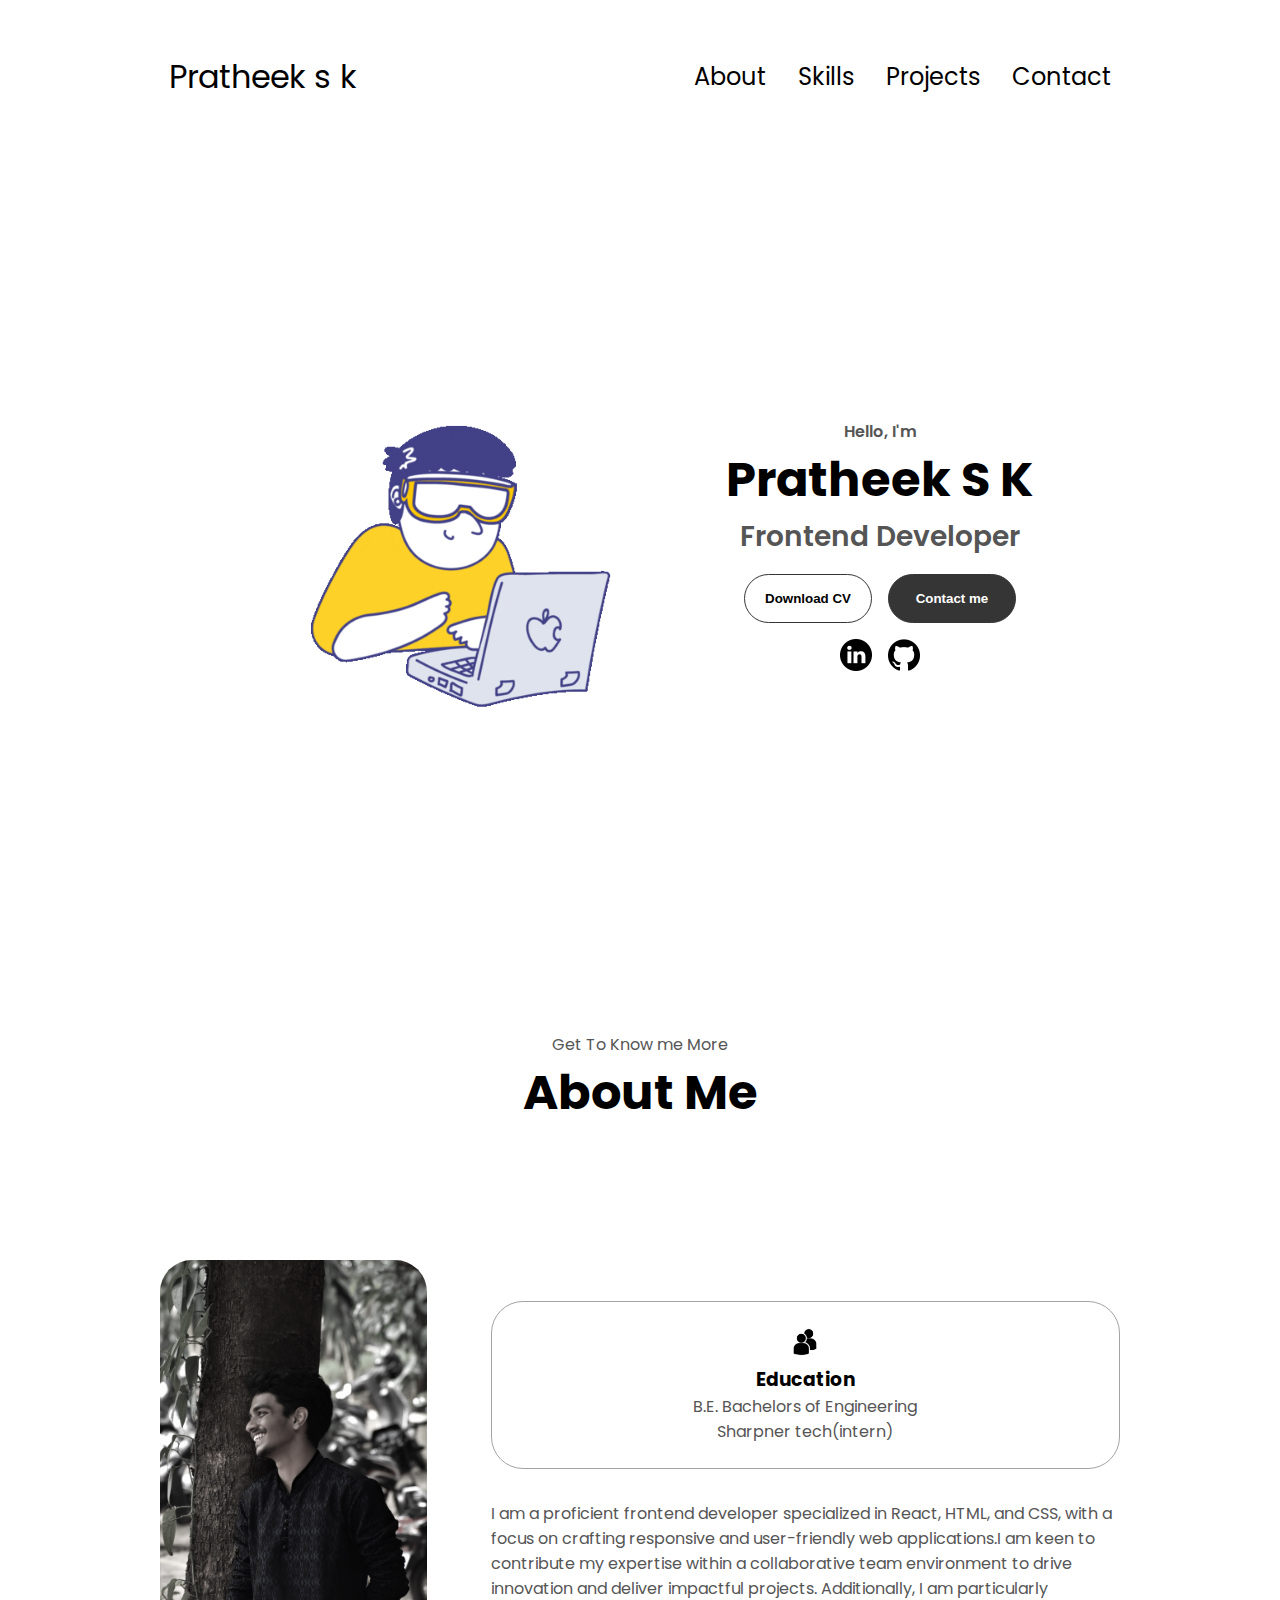
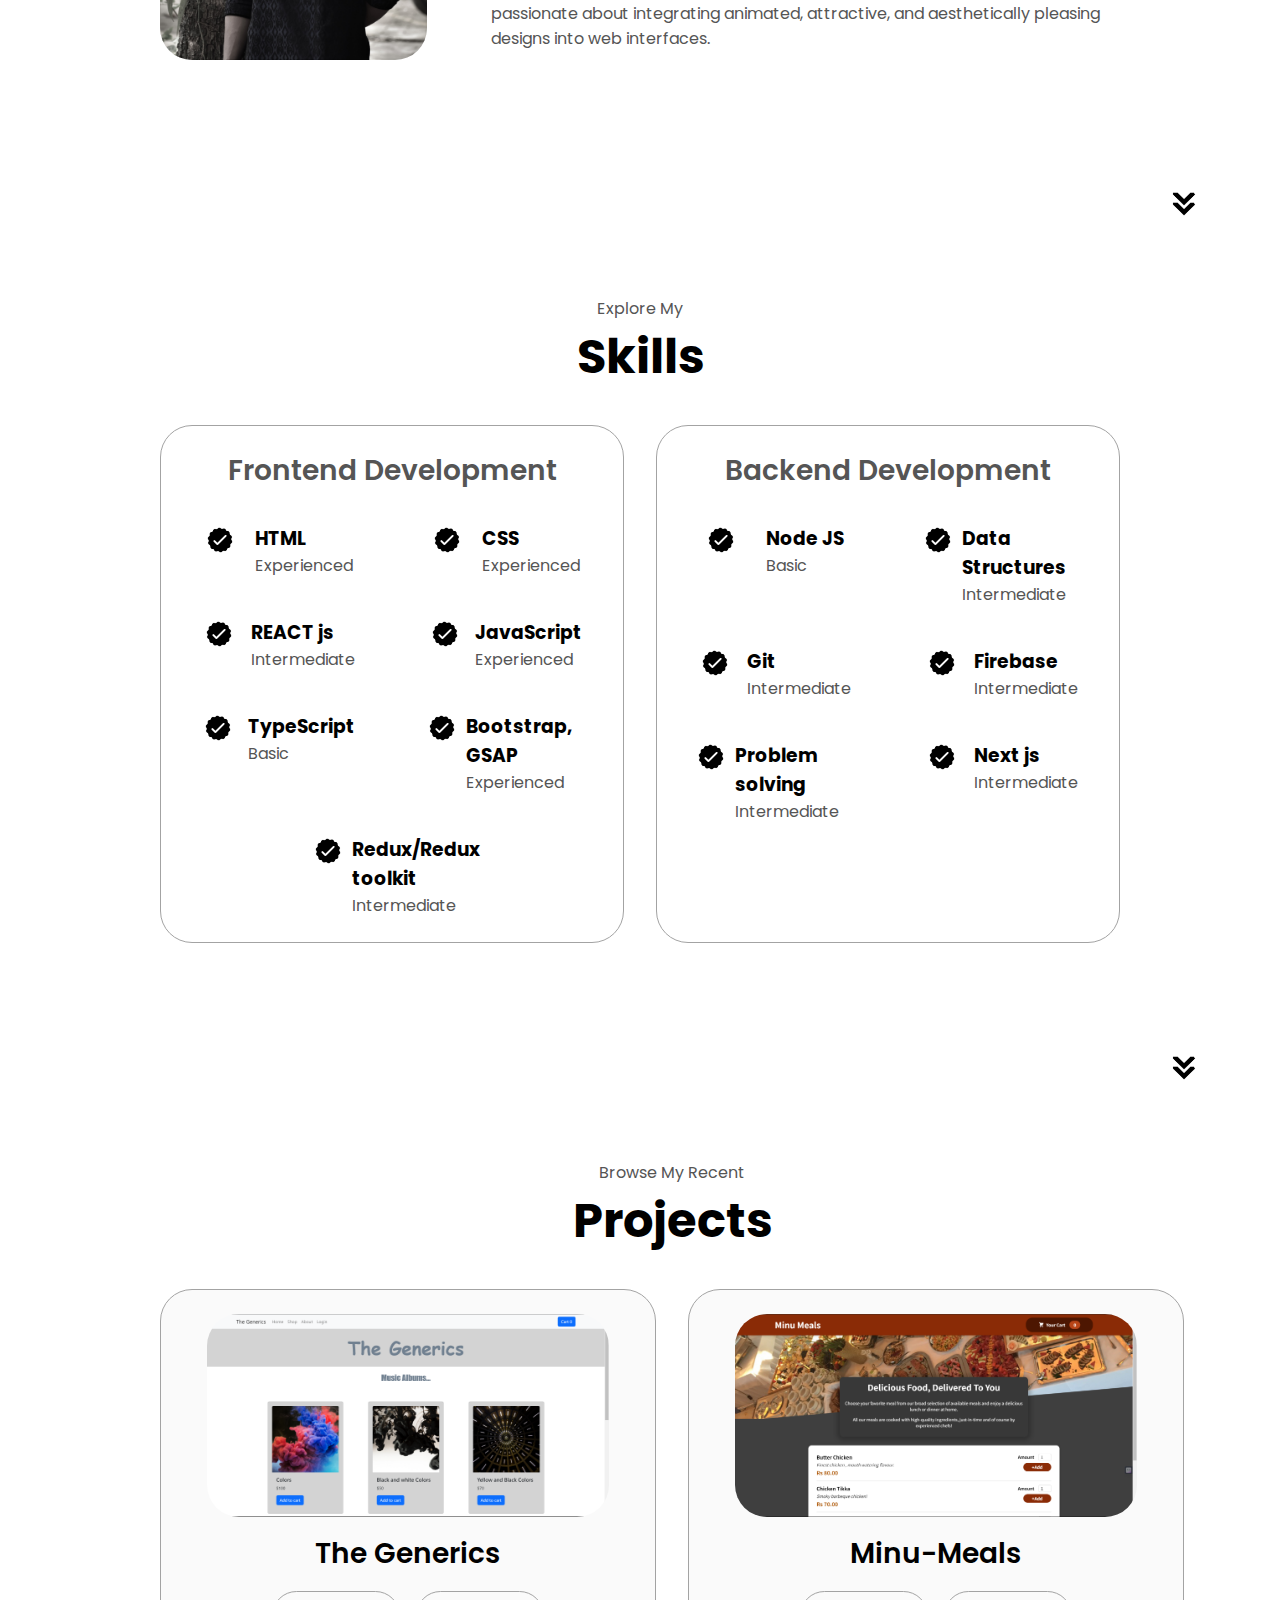
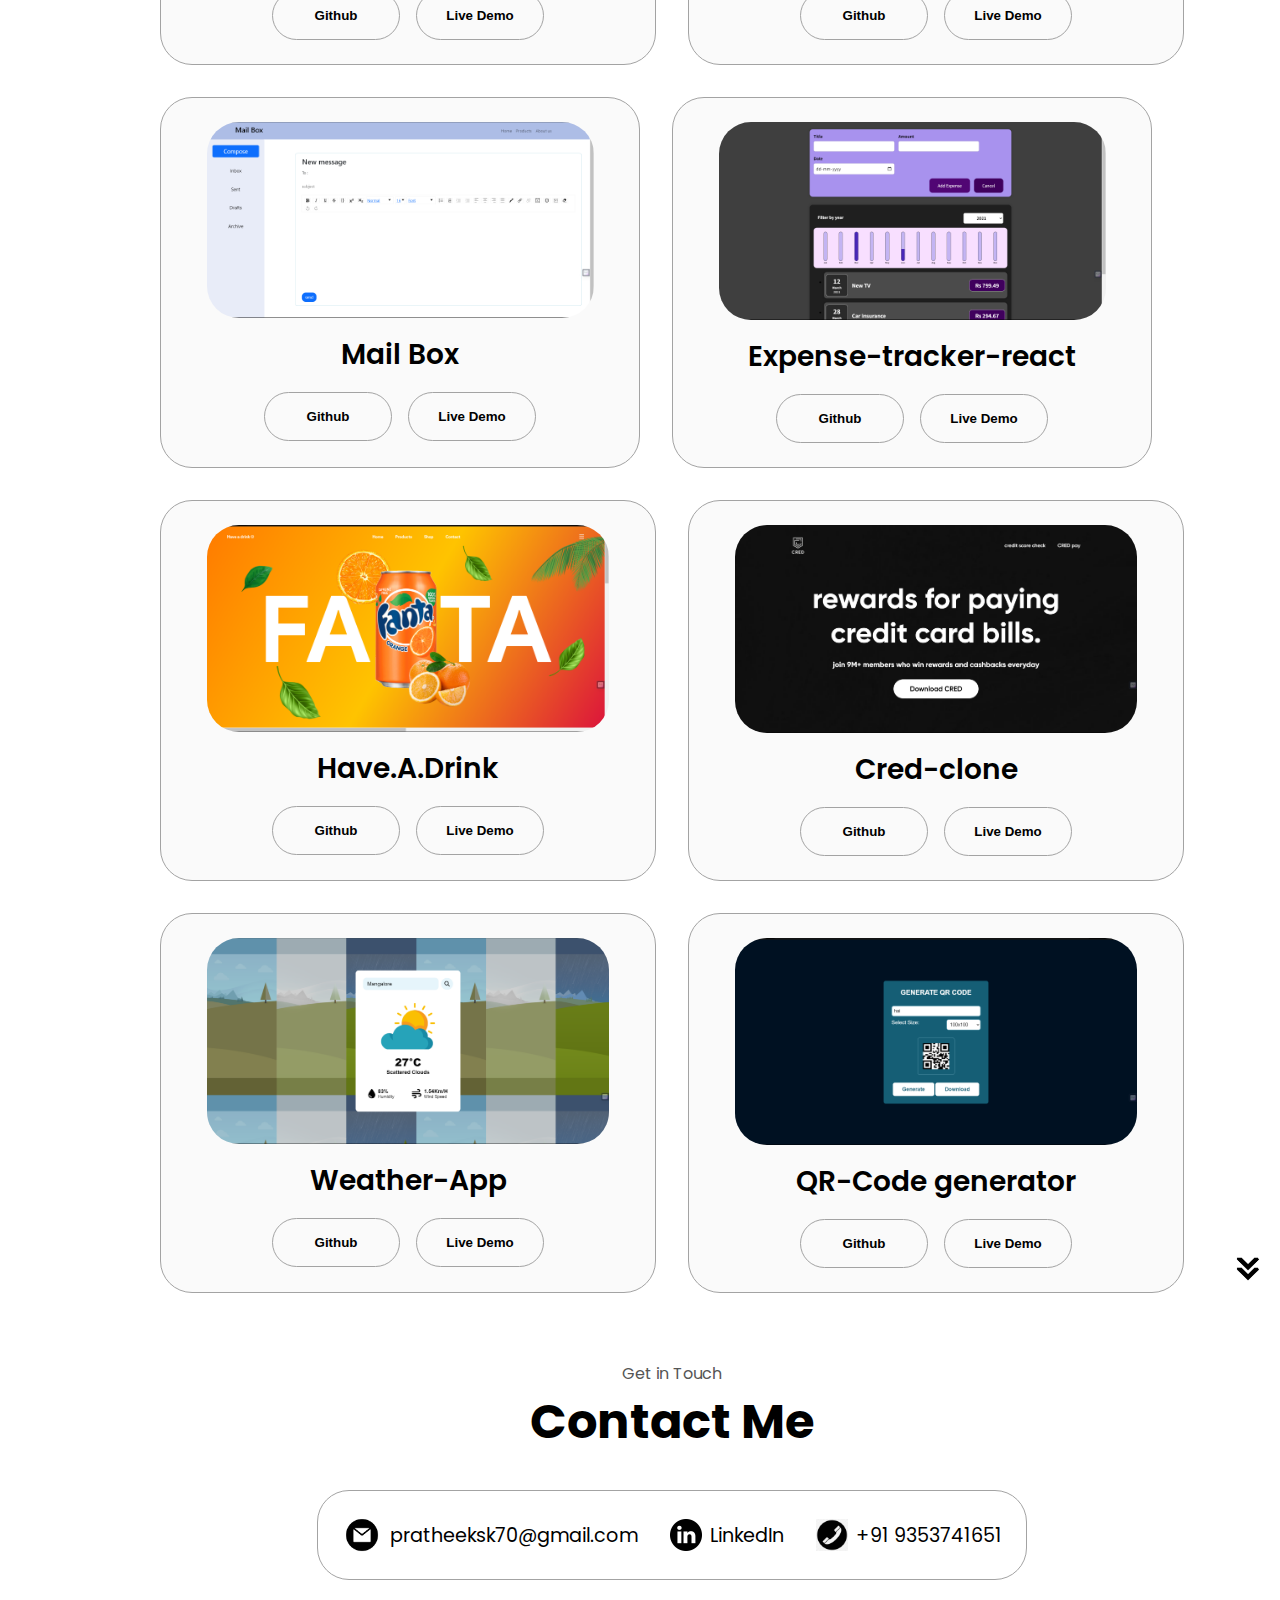
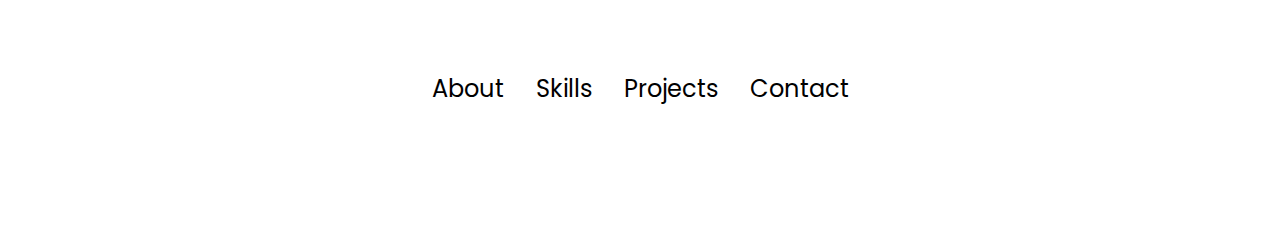
<file: index.html>
<!DOCTYPE html>
<html lang="en">
  <head>
    <meta charset="UTF-8" />
    <meta http-equiv="X-UA-Compatible" content="IE=edge" />
    <meta name="viewport" content="width=device-width, initial-scale=1.0" />
    <title>My Portfolio</title>
    <link rel="stylesheet" href="script.css" />
    <link rel="stylesheet" href="mediaqueries.css" />
  </head>
  <body>
    <nav id="desktop-nav">
      <div class="logo">Pratheek s k</div>
      <div>
        <ul class="nav-links">
          <li><a href="#about">About</a></li>
          <li><a href="#experience">Skills</a></li>
          <li><a href="#projects">Projects</a></li>
          <li><a href="#contact">Contact</a></li>
        </ul>
      </div>
    </nav>
    <nav id="hamburger-nav">
      <div class="logo">Pratheek S K</div>
      <div class="hamburger-menu">
        <div class="hamburger-icon" onclick="toggleMenu()">
          <span></span>
          <span></span>
          <span></span>
        </div>
        <div class="menu-links">
          <li><a href="#about" onclick="toggleMenu()">About</a></li>
          <li><a href="#experience" onclick="toggleMenu()">Skills</a></li>
          <li><a href="#projects" onclick="toggleMenu()">Projects</a></li>
          <li><a href="#contact" onclick="toggleMenu()">Contact</a></li>
        </div>
      </div>
    </nav>
    <section id="profile">
      <div class="section__pic-container">
        <img src="./assets/giphy.gif" alt="Pratheek S k profile picture" />
      </div>
      <div class="section__text">
        <p class="section__text__p1">Hello, I'm</p>
        <h1 class="title">Pratheek S K</h1>
        <p class="section__text__p2">Frontend Developer</p>
        <div class="btn-container">
          <button
            class="btn btn-color-2"
            onclick="window.open('./assets/Pratheek sk__resume.pdf')"
          >
            Download CV
          </button>
          <button class="btn btn-color-1" onclick="location.href='./#contact'">
            Contact me
          </button>
        </div>
        <div id="socials-container">
          <img
            src="./assets/linkedin.png"
            alt="My LinkedIn profile"
            class="icon"
            onclick="location.href='http://www.linkedin.com/in/pratheek-sk'"
          />
          <img
            src="./assets/github.png"
            alt="My Github profile"
            class="icon"
            onclick="location.href='https://github.com/Pratheek161001'"
          />
        </div>
      </div>
    </section>
    <section id="about">
      <p class="section__text__p1">Get To Know me More</p>
      <h1 class="title">About Me</h1>
      <div class="section-container">
        <div class="section__pic-container">
          <img
            src="./assets/about-pic.JPG"
            alt="Profile picture"
            class="about-pic"
          />
        </div>
        <div class="about-details-container">
          <div class="about-containers">
            <div class="details-container">
              <img
                src="./assets/education.png"
                alt="Education icon"
                class="icon"
              />
              <h3>Education</h3>
              <p>B.E. Bachelors of Engineering<br/> Sharpner tech(intern)</p>
            </div>
          </div>
          <div class="text-container">
            <p>
              I am a proficient frontend developer specialized in React, HTML, and CSS, with a focus on crafting responsive and user-friendly web applications.I am keen to contribute my expertise within a collaborative team environment to drive innovation and deliver impactful projects. Additionally, I am particularly passionate about integrating animated, attractive, and aesthetically pleasing designs into web interfaces.
            </p>
          </div>
        </div>
      </div>
      <img
        src="./assets/arrow.png"
        alt="Arrow icon"
        class="icon arrow"
        onclick="location.href='./#experience'"
      />
    </section>
    <section id="experience">
      <p class="section__text__p1">Explore My</p>
      <h1 class="title">Skills</h1>
      <div class="experience-details-container">
        <div class="about-containers">
          <div class="details-container">
            <h2 class="experience-sub-title">Frontend Development</h2>
            <div class="article-container">
              <article>
                <img
                  src="./assets/checkmark.png"
                  alt="Experience icon"
                  class="icon"
                />
                <div>
                  <h3>HTML</h3>
                  <p>Experienced</p>
                </div>
              </article>
              <article>
                <img
                  src="./assets/checkmark.png"
                  alt="Experience icon"
                  class="icon"
                />
                <div>
                  <h3>CSS</h3>
                  <p>Experienced</p>
                </div>
              </article>
              <article>
                <img
                  src="./assets/checkmark.png"
                  alt="Experience icon"
                  class="icon"
                />
                <div>
                  <h3>REACT js</h3>
                  <p>Intermediate
                  </p>
                </div>
              </article>
              <article>
                <img
                  src="./assets/checkmark.png"
                  alt="Experience icon"
                  class="icon"
                />
                <div>
                  <h3>JavaScript</h3>
                  <p>Experienced</p>
                </div>
              </article>
              <article>
                <img
                  src="./assets/checkmark.png"
                  alt="Experience icon"
                  class="icon"
                />
                <div>
                  <h3>TypeScript</h3>
                  <p>Basic</p>
                </div>
              </article>
              <article>
                <img
                  src="./assets/checkmark.png"
                  alt="Experience icon"
                  class="icon"
                />
                <div>
                  <h3>Bootstrap, GSAP</h3>
                  <p>Experienced</p>
                </div>
              </article>
              <article>
                <img
                  src="./assets/checkmark.png"
                  alt="Experience icon"
                  class="icon"
                />
                <div>
                  <h3>Redux/Redux toolkit</h3>
                  <p>Intermediate</p>
                </div>
              </article>
            </div>
          </div>
          <div class="details-container">
            <h2 class="experience-sub-title">Backend Development</h2>
            <div class="article-container">
              <article>
                <img
                  src="./assets/checkmark.png"
                  alt="Experience icon"
                  class="icon"
                />
                <div>
                  <h3>Node JS</h3>
                  <p>Basic</p>
                </div>
              </article>
              <article>
                <img
                  src="./assets/checkmark.png"
                  alt="Experience icon"
                  class="icon"
                />
                <div>
                  <h3>Data Structures</h3>
                  <p>Intermediate</p>
                </div>
              </article>
              <article>
                <img
                  src="./assets/checkmark.png"
                  alt="Experience icon"
                  class="icon"
                />
                <div>
                  <h3>Git</h3>
                  <p>Intermediate</p>
                </div>
              </article>
              <article>
                <img
                  src="./assets/checkmark.png"
                  alt="Experience icon"
                  class="icon"
                />
                <div>
                  <h3>Firebase</h3>
                  <p>Intermediate</p>
                </div>
              </article>
              <article>
                <img
                  src="./assets/checkmark.png"
                  alt="Experience icon"
                  class="icon"
                />
                <div>
                  <h3>Problem solving</h3>
                  <p>Intermediate</p>
                </div>
              </article>
              <article>
                <img
                  src="./assets/checkmark.png"
                  alt="Experience icon"
                  class="icon"
                />
                <div>
                  <h3>Next js</h3>
                  <p>Intermediate</p>
                </div>
              </article>
            </div>
          </div>
        </div>
      </div>
      <img
        src="./assets/arrow.png"
        alt="Arrow icon"
        class="icon arrow"
        onclick="location.href='./#projects'"
      />
    </section>
    <container>
      <section id="projects">
        <p class="section__text__p1">Browse My Recent</p>
        <h1 class="title">Projects</h1>
        <div class="experience-details-container">
          <div class="about-containers">
            <div class="details-container color-container">
              <div class="article-container">
                <img
                  src="./assets/generics.png"
                  alt="Project 1"
                  class="project-img"
                />
              </div>
              <h2 class="experience-sub-title project-title">The Generics</h2>
              <div class="btn-container">
                <button
                  class="btn btn-color-2 project-btn"
                  onclick="location.href='https://github.com/Pratheek161001/E-commere-app-part-2.git'"
                >
                  Github
                </button>
                <button
                  class="btn btn-color-2 project-btn"
                  onclick="location.href='https://generics-e-commerce.netlify.app/'"
                >
                  Live Demo
                </button>
              </div>
            </div>
            <div class="details-container color-container">
              <div class="article-container">
                <img
                  src="./assets/project_6.png"
                  alt="Project 1"
                  class="project-img"
                />
              </div>
              <h2 class="experience-sub-title project-title">Minu-Meals</h2>
              <div class="btn-container">
                <button
                  class="btn btn-color-2 project-btn"
                  onclick="location.href='https://github.com/Pratheek161001/restaurant-app.git'"
                >
                  Github
                </button>
                <button
                  class="btn btn-color-2 project-btn"
                  onclick="location.href='https://minu-meals.netlify.app/'"
                >
                  Live Demo
                </button>
              </div>
            </div>
            <div class="details-container color-container">
              <div class="article-container">
                <img
                  src="./assets/mail-text.png"
                  alt="Project 1"
                  class="project-img"
                />
              </div>
              <h2 class="experience-sub-title project-title">Mail Box</h2>
              <div class="btn-container">
                <button
                  class="btn btn-color-2 project-btn"
                  onclick="location.href='https://github.com/Pratheek161001/mail-box.git'"
                >
                  Github
                </button>
                <button
                  class="btn btn-color-2 project-btn"
                  onclick="location.href='https://mail-text.netlify.app/'"
                >
                  Live Demo
                </button>
              </div>
            </div>
          
            <div class="details-container color-container">
              <div class="article-container">
                <img
                  src="./assets/project-5.png"
                  alt="Project 2"
                  class="project-img"
                />
              </div>
              <h2 class="experience-sub-title project-title">Expense-tracker-react</h2>
              <div class="btn-container">
                <button
                  class="btn btn-color-2 project-btn"
                  onclick="location.href='https://github.com/Pratheek161001/frontend-expense-trackerr.git'"
                >
                  Github
                </button>
                <button
                  class="btn btn-color-2 project-btn"
                  onclick="location.href='https://expense-tracker-frontend-app.netlify.app/'"
                >
                  Live Demo
                </button>
              </div>
            </div>
            <br>
            
            <div class="details-container color-container">
              <div class="article-container">
                <img
                  src="./assets/project-1.png"
                  alt="Project 1"
                  class="project-img"
                />
              </div>
              <h2 class="experience-sub-title project-title">Have.A.Drink</h2>
              <div class="btn-container">
                <button
                  class="btn btn-color-2 project-btn"
                  onclick="location.href='https://github.com/Pratheek161001/Have.A.Drink.git'"
                >
                  Github
                </button>
                <button
                  class="btn btn-color-2 project-btn"
                  onclick="location.href='https://haveadrink1.netlify.app/'"
                >
                  Live Demo
                </button>
              </div>
            </div>
            <div class="details-container color-container">
              <div class="article-container">
                <img
                  src="./assets/project-2.png"
                  alt="Project 2"
                  class="project-img"
                />
              </div>
              <h2 class="experience-sub-title project-title">Cred-clone</h2>
              <div class="btn-container">
                <button
                  class="btn btn-color-2 project-btn"
                  onclick="location.href='https://github.com/Pratheek161001/cred-clone.git'"
                >
                  Github
                </button>
                <button
                  class="btn btn-color-2 project-btn"
                  onclick="location.href='https://cred-clon.netlify.app/'"
                >
                  Live Demo
                </button>
              </div>
            </div>
            <div class="details-container color-container">
              <div class="article-container">
                <img
                  src="./assets/project-3.png"
                  alt="Project 3"
                  class="project-img"
                />
              </div>
              <h2 class="experience-sub-title project-title">Weather-App</h2>
              <div class="btn-container">
                <button
                  class="btn btn-color-2 project-btn"
                  onclick="location.href='https://github.com/Pratheek161001/Weather_App.git'"
                >
                  Github
                </button>
                <button
                  class="btn btn-color-2 project-btn"
                  onclick="location.href='https://weathe-realtime.netlify.app/'"
                >
                  Live Demo
                </button>
              </div>
            </div>
            <div class="details-container color-container">
              <div class="article-container">
                <img
                  src="./assets/project-4.png"
                  alt="Project 2"
                  class="project-img"
                />
              </div>
              <h2 class="experience-sub-title project-title">QR-Code generator</h2>
              <div class="btn-container">
                <button
                  class="btn btn-color-2 project-btn"
                  onclick="location.href='https://github.com/Pratheek161001/QR-code-generator.git'"
                >
                  Github
                </button>
                <button
                  class="btn btn-color-2 project-btn"
                  onclick="location.href='https://qr-code-generatore.netlify.app/'"
                >
                  Live Demo
                </button>
              </div>
            </div>
          </div>
        </div>
        <img
          src="./assets/arrow.png"
          alt="Arrow icon"
          class="icon arrow"
          onclick="location.href='./#contact'"
        />
      </section>
    </container>
    <section id="contact">
      <p class="section__text__p1">Get in Touch</p>
      <h1 class="title">Contact Me</h1>
      <div class="contact-info-upper-container">
        <div class="contact-info-container">
          <img
            src="./assets/email.png"
            alt="Email icon"
            class="icon contact-icon email-icon"
          />
          <p><a href="mailto:pratheeksk70@gmail.com">pratheeksk70@gmail.com</a></p>
        </div>
        <div class="contact-info-container">
          <img
            src="./assets/linkedin.png"
            alt="LinkedIn icon"
            class="icon contact-icon"
          />
          <p><a href="http://www.linkedin.com/in/pratheek-sk">LinkedIn</a></p>
        </div>
        <div class="contact-info-container">
          <img
            src="./assets/phone.jpeg"
            alt="phone icon"
            class="icon contact-icon phone-icon"
          />
          <p><a>+91 9353741651</a></p>
        </div>
      </div>
      
    </section>
    <footer>
      <nav>
        <div class="nav-links-container">
          <ul class="nav-links">
            <li><a href="#about">About</a></li>
            <li><a href="#experience">Skills</a></li>
            <li><a href="#projects">Projects</a></li>
            <li><a href="#contact">Contact</a></li>
          </ul>
        </div>
      </nav>
    </footer>
    <script src="script.js"></script>
  </body>
</html>
</file>
<file: script.css>
@import url("https://fonts.googleapis.com/css2?family=Poppins:wght@300;400;500;600&display=swap");

* {
  margin: 0;
  padding: 0;
}

body {
  font-family: "Poppins", sans-serif;
}

html {
  scroll-behavior: smooth;
}

p {
  color: rgb(85, 85, 85);
}

a,
.btn {
  transition: all 300ms ease;
}

nav,
.nav-links {
  display: flex;
}

nav {
  justify-content: space-around;
  align-items: center;
  height: 17vh;
}

.nav-links {
  gap: 2rem;
  list-style: none;
  font-size: 1.5rem;
}

a {
  color: black;
  text-decoration: none;
  text-decoration-color: white;
}

a:hover {
  color: grey;
  text-decoration: underline;
  text-underline-offset: 1rem;
  text-decoration-color: rgb(181, 181, 181);
}

.logo {
  font-size: 2rem;
}

.logo:hover {
  cursor: default;
}

#hamburger-nav {
  display: none;
}

.hamburger-menu {
  position: relative;
  display: inline-block;
}

.hamburger-icon {
  display: flex;
  flex-direction: column;
  justify-content: space-between;
  height: 24px;
  width: 30px;
  cursor: pointer;
}

.hamburger-icon span {
  width: 100%;
  height: 2px;
  background-color: black;
  transition: all 0.3 ease-in-out;
}

.menu-links {
  position: absolute;
  top: 100%;
  right: 0;
  background-color: white;
  width: fit-content;
  max-height: 0;
  overflow: hidden;
  transition: all 0.3 ease-in-out;
}
.menu-links a {
  display: block;
  padding: 10px;
  text-align: center;
  font-size: 1.5rem;
  color: black;
  text-decoration: none;
  transition: all 0.3 ease-in-out;
}

.menu-links li {
  list-style: none;
}

.menu-links.open {
  max-height: 300px;
}

.hamburger-icon.open span:first-child {
  transform: rotate(45deg) translate(10px, 5px);
}

.hamburger-icon.open span:nth-child(2) {
  opacity: 0;
}

.hamburger-icon.open span:last-child {
  transform: rotate(-45deg) translate(10px, -5px);
}
.hamburger-icon span:first-child {
  transform: none;
}

.hamburger-icon span:first-child {
  opacity: 1;
}

.hamburger-icon span:first-child {
  transform: none;
}
section {
  padding-top: 4vh;
  height: 96vh;
  margin: 0 10rem;
  box-sizing: border-box;
  min-height: fit-content;
}

.section-container {
  display: flex;
}
#profile {
  display: flex;
  justify-content: center;
  gap: 5rem;
  height: 80vh;
}

.section__pic-container {
  display: flex;
  height: 400px;
  width: 400px;
  margin: auto 0;
}

.section__text {
  align-self: center;
  text-align: center;
}

.section__text p {
  font-weight: 600;
}
.section__text__p1 {
  text-align: center;
}

.section__text__p2 {
  font-size: 1.75rem;
  margin-bottom: 1rem;
}

.title {
  font-size: 3rem;
  text-align: center;
}

#socials-container {
  display: flex;
  justify-content: center;
  margin-top: 1rem;
  gap: 1rem;
}
.icon {
  cursor: pointer;
  height: 2rem;
}
.btn-container {
  display: flex;
  justify-content: center;
  gap: 1rem;
}

.btn {
  font-weight: 600;
  transition: all 300ms ease;
  padding: 1rem;
  width: 8rem;
  border-radius: 2rem;
}

.btn-color-1,
.btn-color-2 {
  border: rgb(53, 53, 53) 0.1rem solid;
}

.btn-color-1:hover,
.btn-color-2:hover {
  cursor: pointer;
}
.btn-color-1,
.btn-color-2:hover {
  background: rgb(53, 53, 53);
  color: white;
}

.btn-color-1:hover {
  background: rgb(0, 0, 0);
}

.btn-color-2 {
  background: none;
}

.btn-color-2:hover {
  border: rgb(255, 255, 255) 0.1rem solid;
}

.btn-container {
  gap: 1rem;
}
#about {
  position: relative;
}

.about-containers {
  gap: 2rem;
  margin-bottom: 2rem;
  margin-top: 2rem;
}

.about-details-container {
  justify-content: center;
  flex-direction: column;
}

.about-containers,
.about-details-container {
  display: flex;
}

.about-pic {
  border-radius: 2rem;
}

.arrow {
  position: absolute;
  right: -5rem;
  bottom: 2.5rem;
}
.details-container {
  padding: 1.5rem;
  flex: 1;
  background: white;
  border-radius: 2rem;
  border: rgb(53, 53, 53) 0.1rem solid;
  border-color: rgb(163, 163, 163);
  text-align: center;
}

.section-container {
  gap: 4rem;
  height: 80%;
}

.section__pic-container {
  height: 400px;
  width: 400px;
  margin: auto 0;
}
#experience {
  position: relative;
}

.experience-sub-title {
  color: rgb(85, 85, 85);
  font-weight: 600;
  font-size: 1.75rem;
  margin-bottom: 2rem;
}

.experience-details-container {
  display: flex;
  justify-content: center;
  flex-direction: column;
}

.article-container {
  display: flex;
  text-align: initial;
  flex-wrap: wrap;
  flex-direction: row;
  gap: 2.5rem;
  justify-content: space-around;
}

article {
  display: flex;
  width: 10rem;
  justify-content: space-around;
  gap: 0.5rem;
}
article .icon {
  cursor: default;
}
#projects {
  position: relative;
  width: 100%;
}

.color-container {
  border-color: rgb(163, 163, 163);
  background: rgb(250, 250, 250);
}

.project-img {
  border-radius: 2rem;
  width: 90%;
  height: 90%;
}

.project-title {
  margin: 1rem;
  color: black;
}

.project-btn {
  color: black;
  border-color: rgb(163, 163, 163);
}
#contact {
  display: flex;
  justify-content: center;
  flex-direction: column;
  height: 70vh;
}

.contact-info-upper-container {
  display: flex;
  justify-content: center;
  border-radius: 2rem;
  border: rgb(53, 53, 53) 0.1rem solid;
  border-color: rgb(163, 163, 163);
  background: (250, 250, 250);
  margin: 2rem auto;
  padding: 0.5rem;
}

.contact-info-container {
  display: flex;
  align-items: center;
  justify-content: center;
  gap: 0.5rem;
  margin: 1rem;
}

.contact-info-container p {
  font-size: larger;
}
.contact-icon {
  cursor: default;
}

.email-icon {
  height: 2.5rem;
}
footer {
  height: 26vh;
  margin: 0 1rem;
}

footer p {
  text-align: center;
}
</file>
<file: mediaqueries.css>
@media screen and (max-width: 1400px) {
  #profile {
    height: 83vh;
    margin-bottom: 6rem;
  }
  .about-containers {
    flex-wrap: wrap;
  }
  #contact,
  #projects {
    height: fit-content;
  }
}

@media screen and (max-width: 1800px) {
  #profile {
    height: 83vh;
    margin-bottom: 6rem;
  }
  .about-containers {
    flex-wrap: wrap;
  }
  #contact,
  #projects {
    height: fit-content;
    width:80vw;
  }
}

@media screen and (max-width: 1200px) {
  #desktop-nav {
    display: none;
  }
  #hamburger-nav {
    display: flex;
  }
  #experience,
  .experience-details-container {
    margin-top: 2rem;
  }
  #profile,
  .section-container {
    display: block;
  }
  .arrow {
    display: none;
  }
  section,
  .section-container {
    height: fit-content;
  }
  section {
    margin: 0 5%;
  }
  .section__pic-container {
    width: 275px;
    height: 275px;
    margin: 0 auto 2rem;
  }
  .about-containers {
    margin-top: 0;
  }
}

@media screen and (max-width: 600px) {
  #contact,
  footer {
    height: 40vh;
  }
  #profile {
    height: 83vh;
    margin-bottom: 0;
  }
  article {
    font-size: 1rem;
  }
  footer nav {
    height: fit-content;
    margin-bottom: 2rem;
  }
  .about-containers,
  .contact-info-upper-container,
  .btn-container {
    flex-wrap: wrap;
  }
  .contact-info-container {
    margin: 0;
  }
  .contact-info-container p,
  .nav-links li a {
    font-size: 1rem;
  }
  .experience-sub-title {
    font-size: 1.25rem;
  }
  .logo {
    font-size: 1.5rem;
  }
  .nav-links {
    flex-direction: column;
    gap: 0.5rem;
    text-align: center;
  }
  .section__pic-container {
    width: auto;
    height: 46vw;
    justify-content: center;
  }
  .section__text__p2 {
    font-size: 1.25rem;
  }
  .title {
    font-size: 2rem;
  }
  .text-container {
    text-align: justify;
  }
}
</file>
